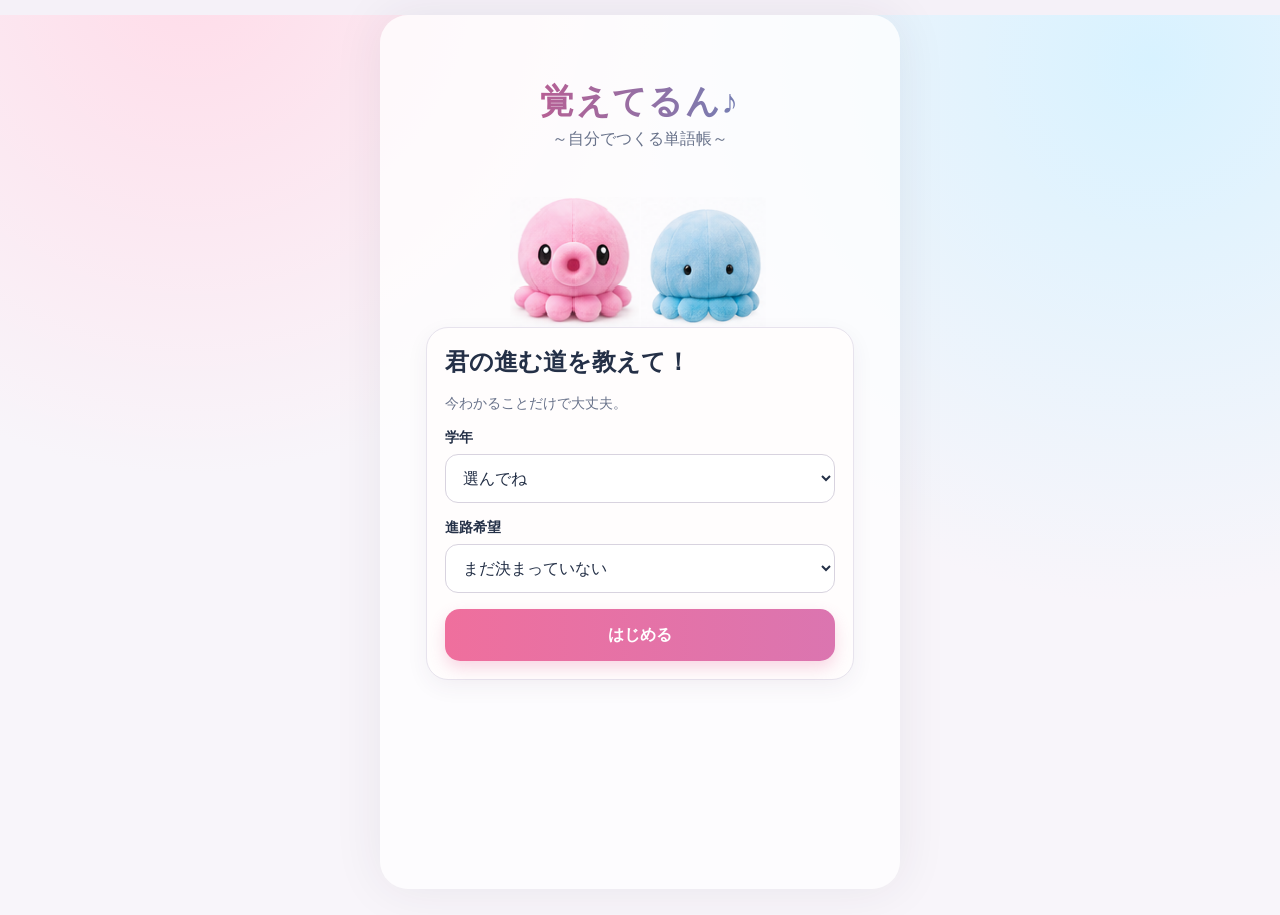
<file: index.html>
<!doctype html>
<html lang="ja">
<head>
  <meta charset="utf-8">
  <meta name="viewport" content="width=device-width,initial-scale=1,viewport-fit=cover">
  <meta name="theme-color" content="#fff7fb">
  <meta name="apple-mobile-web-app-capable" content="yes">
  <meta name="apple-mobile-web-app-status-bar-style" content="default">
  <meta name="apple-mobile-web-app-title" content="覚えてるん♪">
  <meta name="description" content="覚えていないことを見つけるのが怖くない、自分でつくる中学生向け単語帳。">
  <title>覚えてるん♪ ～自分でつくる単語帳～</title>
  <link rel="manifest" href="manifest.webmanifest">
  <link rel="icon" type="image/png" sizes="192x192" href="assets/icon-192.png">
  <link rel="apple-touch-icon" href="assets/apple-touch-icon.png">
  <link rel="stylesheet" href="styles.css">
</head>
<body>
  <div id="app" class="app-shell" aria-live="polite"></div>
  <div id="toast" class="toast" role="status"></div>
  <input id="import-file" type="file" accept="application/json" hidden>
  <script src="js/config.js"></script>
  <script src="js/characters.js"></script>
  <script src="js/stories.js"></script>
  <script src="js/storage.js"></script>
  <script src="js/app.js"></script>
  <script>if('serviceWorker' in navigator){addEventListener('load',()=>navigator.serviceWorker.register('./service-worker.js'))}</script>
</body>
</html>
</file>
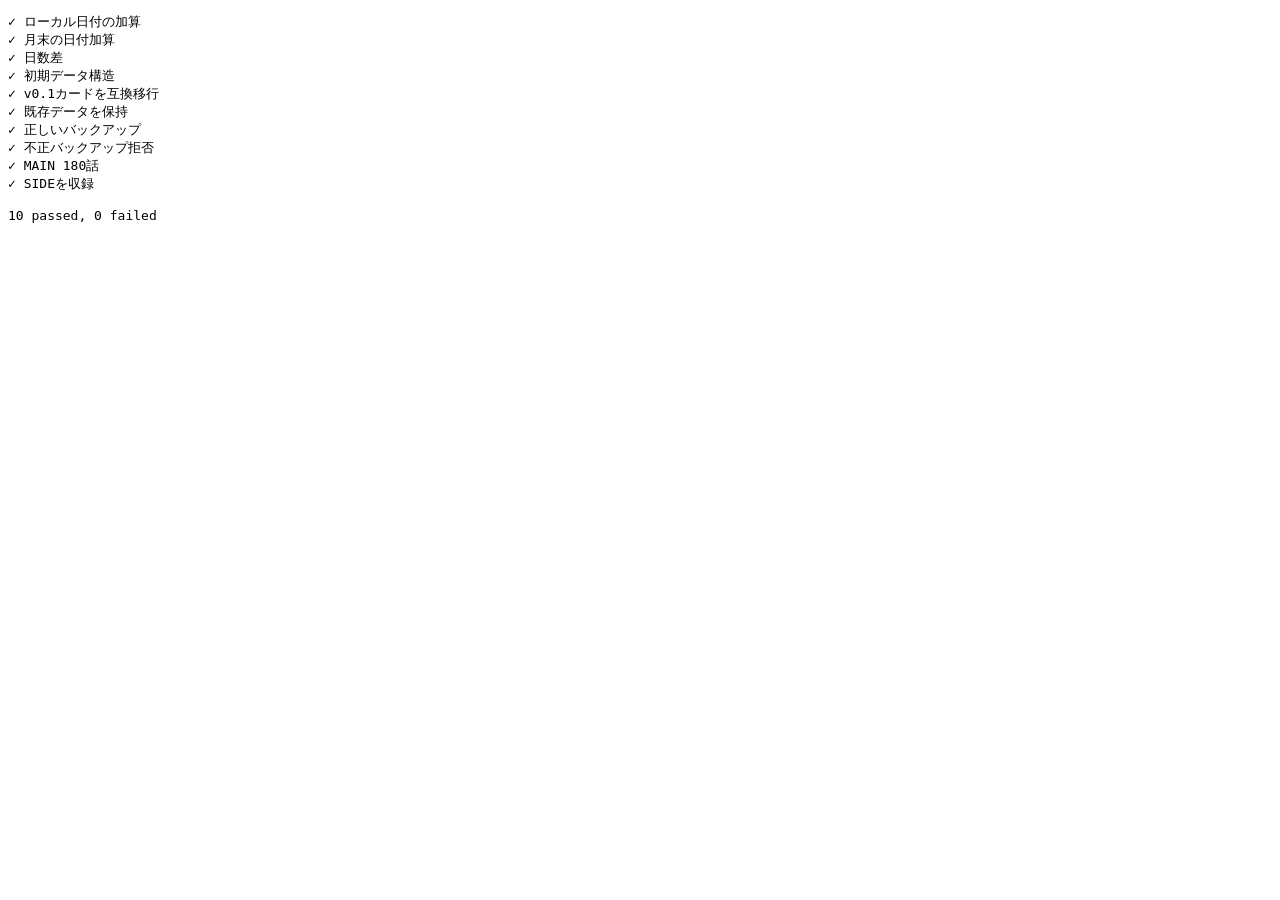
<file: tests/core.test.html>
<!doctype html><html lang="ja"><meta charset="utf-8"><title>core tests</title><body><pre id="out"></pre><script src="../js/config.js"></script><script src="../js/storage.js"></script><script src="../js/stories.js"></script><script>
const out=document.querySelector('#out');let ok=0,ng=0;function test(name,fn){try{fn();out.textContent+=`✓ ${name}\n`;ok++}catch(e){out.textContent+=`✗ ${name}: ${e.message}\n`;ng++}}function eq(a,b){if(a!==b)throw new Error(`${a} !== ${b}`)}
test('ローカル日付の加算',()=>eq(Store.addDays('2026-09-02',1),'2026-09-03'));
test('月末の日付加算',()=>eq(Store.addDays('2026-09-30',1),'2026-10-01'));
test('日数差',()=>eq(Store.dayDiff('2026-09-02','2026-09-20'),18));
test('初期データ構造',()=>{const d=Store.fresh();eq(d.schemaVersion,2);eq(d.cards.length,0);eq(d.activity.reviewCount,0)});
test('v0.1カードを互換移行',()=>{const d=Store.normalize({schemaVersion:1,user:{},cards:[{id:'1',question:'Q',answer:'A'}],exams:[],learningDays:[],stories:{unlocked:[],read:[]}});eq(d.cards[0].direction,'front');eq(d.schemaVersion,2)});
test('既存データを保持',()=>{const d=Store.normalize({schemaVersion:1,user:{memo:'keep'},cards:[{id:'1',ratings:[{rating:'zero'}]}],exams:[{id:'e'}],learningDays:['2026-09-02'],stories:{unlocked:['MAIN-001'],read:[]}});eq(d.user.memo,'keep');eq(d.cards[0].ratings.length,1);eq(d.exams.length,1);eq(d.stories.unlocked[0],'MAIN-001')});
test('正しいバックアップ',()=>eq(Store.validImport(Store.fresh()),true));
test('不正バックアップ拒否',()=>eq(Boolean(Store.validImport({cards:[]})),false));
test('MAIN 180話',()=>eq(STORY_EPISODES.filter(e=>e.type==='MAIN').length,180));
test('SIDEを収録',()=>{if(STORY_EPISODES.filter(e=>e.type==='SIDE').length<1)throw new Error('SIDEなし')});
out.textContent+=`\n${ok} passed, ${ng} failed`;
</script></body></html>
</file>
<file: styles.css>
:root{--ink:#243047;--muted:#68728a;--paper:#fffdfd;--pink:#ef6f9d;--pink-soft:#ffe2ec;--blue:#5aa9d6;--blue-soft:#dff3ff;--violet:#8a78c8;--line:#e7e3ed;--shadow:0 10px 30px rgba(65,54,91,.10);--radius:22px;--safe:env(safe-area-inset-bottom,0px)}
.exam-goal{background:linear-gradient(135deg,#fff4f8,#edf8ff);border-color:#ead9e4}.exam-goal span{color:var(--violet);font-size:13px;font-weight:700}.exam-goal h2{font-size:25px;margin:8px 0 4px}.exam-goal p{margin:0;color:var(--muted)}.exam-goal.today{background:linear-gradient(135deg,#fff0f5,#e7f5ff)}.exam-goal.complete{background:#f5f2f8}
.sparkle{display:inline-block;color:#e585ae;font-size:22px;animation:twinkle 2.6s ease-in-out infinite}@keyframes twinkle{50%{transform:rotate(18deg) scale(1.18);opacity:.55}}.howto-link{grid-column:1/-1;min-height:72px;background:linear-gradient(100deg,#fff6fa,#f0f8ff)}
.library-entry{width:100%;display:flex;align-items:center;gap:12px;margin-bottom:14px;padding:15px;border:1px solid #eadce5;border-radius:19px;background:linear-gradient(110deg,#fff2f7,#eef9ff);color:var(--ink);text-align:left;box-shadow:var(--shadow)}.library-entry>span{font-size:28px}.library-entry div{flex:1}.library-entry b,.library-entry small{display:block}.library-entry small{color:var(--muted);margin-top:3px}.library-entry i,.saved-card i{font-size:28px;color:var(--violet);font-style:normal}
.direction-options{display:grid;gap:9px}.direction-option{position:relative}.direction-option input{position:absolute;opacity:0}.direction-option span{display:block;padding:12px 14px;border:1px solid var(--line);border-radius:14px;background:#fff}.direction-option small{display:block;color:var(--muted);margin-top:3px}.direction-option input:checked+span{border-color:#9c83d5;background:linear-gradient(100deg,#f5efff,#edf8ff);box-shadow:0 0 0 3px rgba(138,120,200,.12)}.field-note{font-size:12px;color:var(--muted);margin:8px 2px 0}.compact{width:auto;min-width:72px}
.filter-panel{position:sticky;top:70px;z-index:3}.horizontal-scroll{flex-wrap:nowrap;overflow:auto;padding-bottom:4px}.horizontal-scroll>*{flex:0 0 auto}.card-library{display:grid;gap:10px}.saved-card{width:100%;display:flex;align-items:center;gap:12px;padding:13px;border:1px solid var(--line);border-radius:17px;background:#fff;text-align:left;color:var(--ink);box-shadow:0 5px 15px rgba(65,54,91,.05)}.saved-card div{min-width:0;flex:1}.saved-card b,.saved-card small{display:block;overflow:hidden;text-overflow:ellipsis;white-space:nowrap}.saved-card small{color:var(--muted);margin-top:5px}.subject-dot{width:38px;height:38px;display:grid;place-items:center;border-radius:13px;background:linear-gradient(135deg,var(--pink-soft),var(--blue-soft));font-weight:700}.delete-card{margin-top:12px}
.character-panel{display:flex;align-items:center;gap:14px;text-align:left!important}.character-panel img{width:92px;height:92px;object-fit:contain}.character-panel h2{font-size:20px}.guide-hero{display:flex;align-items:center;gap:14px;margin-bottom:18px;min-width:0}.guide-hero img{flex:0 0 82px;width:82px;height:82px;object-fit:contain}.guide-hero .speech{min-width:0;flex:1}.path-guide{padding:8px 4px}.speech{position:relative;padding:13px;border-radius:18px;line-height:1.6;font-size:14px}.speech b{display:block;font-size:12px}.speech.pink{background:var(--pink-soft)}.speech.blue{background:var(--blue-soft)}.guide-card{position:relative;margin:13px 0;padding:20px 18px 17px;border:1px solid var(--line);border-radius:22px;background:#fff;box-shadow:var(--shadow)}.guide-card>span{position:absolute;top:-8px;left:14px;width:29px;height:29px;display:grid;place-items:center;border-radius:50%;background:linear-gradient(135deg,var(--pink),var(--violet));color:#fff;font-weight:700}.guide-card h2{font-size:19px;margin:4px 0 10px}.guide-card p,.guide-finale p{line-height:1.8;margin:0;color:#535e75}.guide-finale{text-align:center;margin-top:20px;padding:22px 17px;border-radius:25px;background:linear-gradient(145deg,#fff0f6,#eaf8ff)}.guide-pair{display:flex;justify-content:center;align-items:center;gap:8px;margin-bottom:6px}.guide-finale img{width:78px;height:78px;object-fit:contain}.guide-finale h2{font-size:20px;line-height:1.6}.creator-link{display:block;width:max-content;max-width:100%;margin:24px auto 0;padding:8px 12px;border-radius:14px;color:#756780;text-align:center;text-decoration:none;font-size:12px;line-height:1.75;transition:.18s background-color,.18s color}.creator-link span{display:block}.creator-link:hover,.creator-link:focus-visible{background:#f6eff7;color:#9b4970}.creator-link:focus-visible{outline:2px solid #d89aba;outline-offset:2px}.creator-link:active{background:#f1e7f3}
.reaction-backdrop{position:fixed;inset:0;z-index:40;display:grid;place-items:center;padding:18px;background:rgba(43,39,59,.42);backdrop-filter:blur(5px)}.reaction-card{position:relative;width:min(420px,100%);max-height:90vh;overflow:auto;padding:20px;border-radius:28px;background:linear-gradient(145deg,#fff9fc,#f2faff);box-shadow:0 25px 70px rgba(38,31,60,.28);animation:pop .25s ease-out}.reaction-close{position:absolute;right:14px;top:14px;width:38px;height:38px;border:0;border-radius:50%;background:#eeeaf3}.reaction-pair{text-align:center;height:95px}.reaction-pair img{width:90px;height:90px;object-fit:contain;margin:-7px}.reaction-card h2{text-align:center;font-size:21px}.dialogue p{max-width:88%;padding:11px 13px;border-radius:16px;line-height:1.55;margin:9px 0}.dialogue p b{display:block;font-size:11px;margin-bottom:2px}.dialogue .takopii{background:var(--pink-soft)}.dialogue .kurapii{margin-left:auto;background:var(--blue-soft)}@keyframes pop{from{opacity:0;transform:scale(.92) translateY(12px)}}
*{box-sizing:border-box}html{background:#f5f1f8;scroll-padding-bottom:calc(150px + var(--safe))}body{margin:0;color:var(--ink);font-family:"Hiragino Kaku Gothic ProN","Yu Gothic",Meiryo,sans-serif;background:radial-gradient(circle at 15% -5%,#ffdce9 0,transparent 35%),radial-gradient(circle at 90% 5%,#d8f2ff 0,transparent 38%),#f8f5fa;min-height:100vh}button,input,select,textarea{font:inherit}button{cursor:pointer}.app-shell{max-width:520px;min-height:100vh;margin:auto;background:rgba(255,255,255,.75);box-shadow:0 0 50px rgba(46,38,62,.08)}.topbar{position:sticky;top:0;z-index:5;display:flex;align-items:center;gap:10px;padding:14px 18px;background:rgba(255,253,254,.92);backdrop-filter:blur(12px);border-bottom:1px solid rgba(231,227,237,.8)}.topbar h1{font-size:18px;margin:0;flex:1}.back,.icon-btn{border:0;background:#f0edf5;color:var(--ink);width:42px;height:42px;border-radius:14px}.content{padding:18px 18px calc(150px + var(--safe))}.brand{text-align:center;padding:12px 8px 8px}.brand h1{font-size:34px;letter-spacing:.04em;margin:0;background:linear-gradient(90deg,#d94f84,#528fc3);color:transparent;background-clip:text}.brand p{margin:4px 0;color:var(--muted)}.brand small{display:inline-block;margin-top:5px;color:var(--violet);font-weight:700}.home-actions{display:grid;gap:14px;margin-top:16px}.hero-action{border:0;min-height:170px;border-radius:28px;padding:18px;text-align:left;display:grid;grid-template-columns:1fr 130px;align-items:center;box-shadow:var(--shadow);color:var(--ink);transition:.18s transform}.hero-action:active{transform:scale(.985)}.hero-action.absorb{background:linear-gradient(135deg,#fff1f6,#ffdce8)}.hero-action.release{background:linear-gradient(135deg,#eef9ff,#d7f0ff)}.hero-action img{width:125px;height:125px;object-fit:contain;justify-self:end}.hero-action strong{display:block;font-size:27px}.hero-action span{display:block;margin-top:8px;line-height:1.5}.sub-actions{display:grid;grid-template-columns:1fr 1fr;gap:12px}.sub-action{min-height:92px;border:1px solid var(--line);border-radius:20px;background:var(--paper);padding:15px;text-align:left;color:var(--ink);box-shadow:0 5px 16px rgba(65,54,91,.06)}.sub-action strong{display:block;font-size:18px}.sub-action span{font-size:13px;color:var(--muted)}.daily-note{margin:18px 0 0;padding:14px 16px;border-radius:18px;background:#f3effc;color:#5c4d81;font-size:14px;line-height:1.6}.bottom-nav{position:fixed;bottom:0;z-index:8;width:min(520px,100%);display:grid;grid-template-columns:repeat(5,1fr);padding:8px 8px calc(8px + var(--safe));background:rgba(255,255,255,.95);backdrop-filter:blur(14px);border-top:1px solid var(--line)}.bottom-nav button{border:0;background:transparent;color:var(--muted);font-size:11px;min-height:54px;border-radius:14px}.bottom-nav button b{display:block;font-size:19px;margin-bottom:2px}.bottom-nav button.active{background:#f5eef6;color:#a74773;font-weight:700}.panel{background:var(--paper);border:1px solid var(--line);border-radius:var(--radius);padding:18px;box-shadow:0 7px 22px rgba(65,54,91,.06);margin-bottom:14px}.panel h2,.panel h3{margin:0 0 12px}.muted{color:var(--muted);font-size:14px;line-height:1.65}.field{display:block;margin:0 0 16px}.field>span,.legend{display:block;font-size:14px;font-weight:700;margin-bottom:7px}.req{color:#c64d76}.field input,.field select,.field textarea{width:100%;min-height:49px;padding:12px 13px;border:1px solid #d8d3df;border-radius:13px;background:#fff;color:var(--ink);font-size:16px}.field textarea{min-height:100px;resize:vertical}.field input:focus,.field select:focus,.field textarea:focus{outline:3px solid rgba(90,169,214,.22);border-color:var(--blue)}.grid-2{display:grid;grid-template-columns:1fr 1fr;gap:12px}.chips{display:flex;gap:8px;flex-wrap:wrap}.chip{position:relative}.chip input{position:absolute;opacity:0}.chip span,.filter-chip{display:inline-flex;align-items:center;min-height:42px;padding:8px 13px;border:1px solid #d9d3e0;border-radius:999px;background:#fff;font-size:14px}.chip input:checked+span,.filter-chip.selected{background:#ede5ff;border-color:#9a7fda;color:#554177;font-weight:700}.primary,.secondary,.danger,.choice{width:100%;min-height:52px;border-radius:15px;border:0;padding:12px 15px;font-weight:700}.primary{background:linear-gradient(90deg,var(--pink),#db75b0);color:#fff;box-shadow:0 7px 16px rgba(226,94,145,.24)}.primary.blue{background:linear-gradient(90deg,#4fa4d5,#6fafd7)}.secondary{background:#f0edf5;color:var(--ink)}.danger{background:#fff0f2;color:#a83f58;border:1px solid #f2c9d1}.inline-actions{display:flex;gap:10px}.inline-actions>*{flex:1}.link-btn{border:0;background:transparent;color:#576fbd;text-decoration:underline;padding:8px}.section-title{display:flex;align-items:center;justify-content:space-between;margin:8px 0 12px}.section-title h2{font-size:21px;margin:0}.count{font-size:13px;color:var(--muted)}.empty{text-align:center;padding:30px 15px;color:var(--muted)}.option-list{display:grid;gap:10px}.choice{background:#fff;border:1px solid var(--line);text-align:left;color:var(--ink);box-shadow:0 5px 14px rgba(65,54,91,.04)}.choice span{display:block;color:var(--muted);font-size:13px;margin-top:4px}.review-card{min-height:330px;display:flex;flex-direction:column;justify-content:center;text-align:center;background:linear-gradient(145deg,#fff,#fff8fb)}.review-card .subject{color:var(--pink);font-size:13px;font-weight:700}.review-card h2{font-size:27px;line-height:1.55;margin:22px 0}.answer{margin:14px 0;padding:18px;text-align:left;border-radius:16px;background:#f1f8fc;white-space:pre-wrap;line-height:1.75}.ratings{display:grid;grid-template-columns:1fr 1fr;gap:10px}.ratings button{min-height:55px;border:1px solid var(--line);border-radius:15px;background:#fff;color:var(--ink);font-weight:700}.ratings button:nth-child(1){background:#e5f7ee}.ratings button:nth-child(2){background:#edf5ff}.ratings button:nth-child(3){background:#fff7dd}.ratings button:nth-child(4){background:#f5f0fa}.progress{height:7px;background:#eae6ef;border-radius:999px;overflow:hidden;margin-bottom:15px}.progress i{display:block;height:100%;background:linear-gradient(90deg,var(--pink),var(--blue))}.milestone{background:linear-gradient(135deg,#685d9d,#4e83ae);color:#fff}.milestone .muted{color:#e7e8f6}.exam-item,.story-item{display:flex;align-items:center;gap:12px;padding:14px 0;border-bottom:1px solid var(--line)}.exam-item:last-child,.story-item:last-child{border-bottom:0}.date-badge{min-width:58px;text-align:center;padding:8px;border-radius:13px;background:#eef5fb;font-weight:700;font-size:13px}.story-item button{flex:1;border:0;background:transparent;text-align:left;padding:4px;color:var(--ink)}.story-item.locked{opacity:.52}.story-type{font-size:11px;font-weight:700;color:var(--violet)}.unread{width:9px;height:9px;background:var(--pink);border-radius:50%}.story-body{white-space:pre-wrap;line-height:2;font-size:16px}.setup{padding:30px 20px}.setup-characters{display:flex;justify-content:center;align-items:end;height:165px}.setup-characters img{width:130px;height:130px;object-fit:contain}.toast{position:fixed;left:50%;bottom:100px;z-index:20;transform:translate(-50%,20px);background:#293143;color:#fff;padding:12px 18px;border-radius:14px;opacity:0;pointer-events:none;transition:.2s;max-width:88%;text-align:center}.toast.show{opacity:1;transform:translate(-50%,0)}.settings-row{padding:14px 0;border-bottom:1px solid var(--line)}.settings-row:last-child{border:0}.version{text-align:center;color:var(--muted);font-size:12px;margin-top:22px}.hero-action img,.setup-characters img,.character-panel img,.guide-hero img,.guide-finale img,.reaction-pair img{mix-blend-mode:multiply}@media(min-width:700px){.app-shell{min-height:calc(100vh - 30px);margin:15px auto;border-radius:28px;overflow:hidden}.bottom-nav{bottom:15px;border-radius:0 0 28px 28px}.content{padding:22px 26px 165px}}@media(max-width:390px){.hero-action{grid-template-columns:1fr 105px;min-height:150px}.hero-action img{width:103px;height:103px}.hero-action strong{font-size:24px}.grid-2{grid-template-columns:1fr}.guide-hero{align-items:flex-start;gap:10px}.guide-hero img{flex-basis:70px;width:70px;height:70px}.speech{font-size:13px}}
</file>
